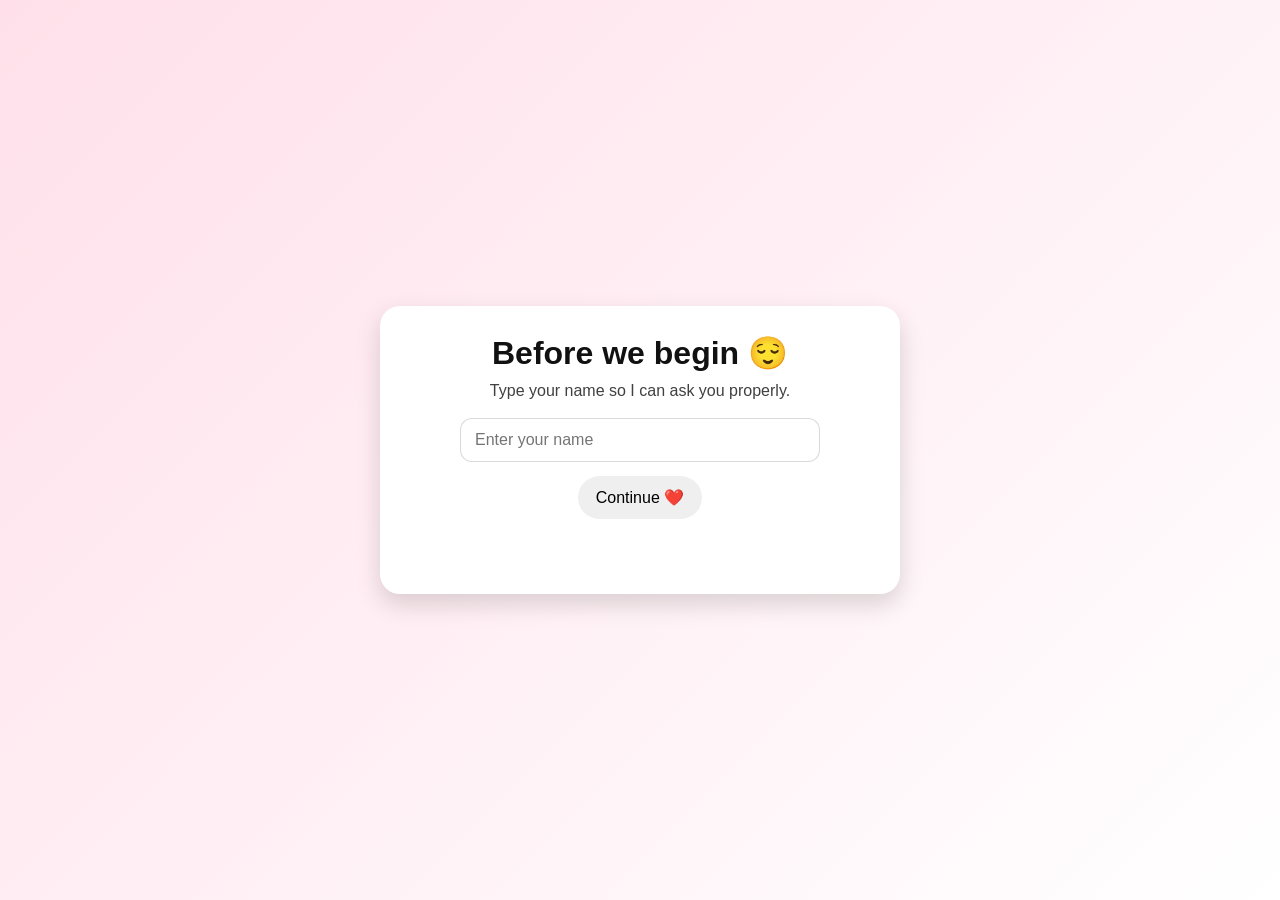
<file: index.html>
<head>
  <meta charset="UTF-8" />
  <meta name="viewport" content="width=device-width, initial-scale=1.0" />
  <title>One quick thing</title>
  <link rel="stylesheet" href="style.css" />
</head>
<body>
  <div class="card">
    <h1>Before we begin 😌</h1>
    <p class="sub">Type your name so I can ask you properly.</p>

    <input id="nameInput" class="nameInput" type="text" placeholder="Enter your name" autocomplete="name" />

    <div class="buttons">
      <button id="continueBtn">Continue ❤️</button>
    </div>

    <p class="hint" id="nameHint"></p>
  </div>

  <script>
    const continueBtn = document.getElementById("continueBtn");
    const nameInput = document.getElementById("nameInput");
    const nameHint = document.getElementById("nameHint");

    function goNext() {
      const name = (nameInput.value || "").trim();

      if (!name) {
        nameHint.textContent = "Please enter your name 😭";
        nameInput.focus();
        return;
      }

      localStorage.setItem("valentineName", name);
      window.location.href = "Valentine.html";
    }

    continueBtn.addEventListener("click", goNext);

    nameInput.addEventListener("keydown", (e) => {
      if (e.key === "Enter") goNext();
    });
  </script>
</body>
</html>
</file>
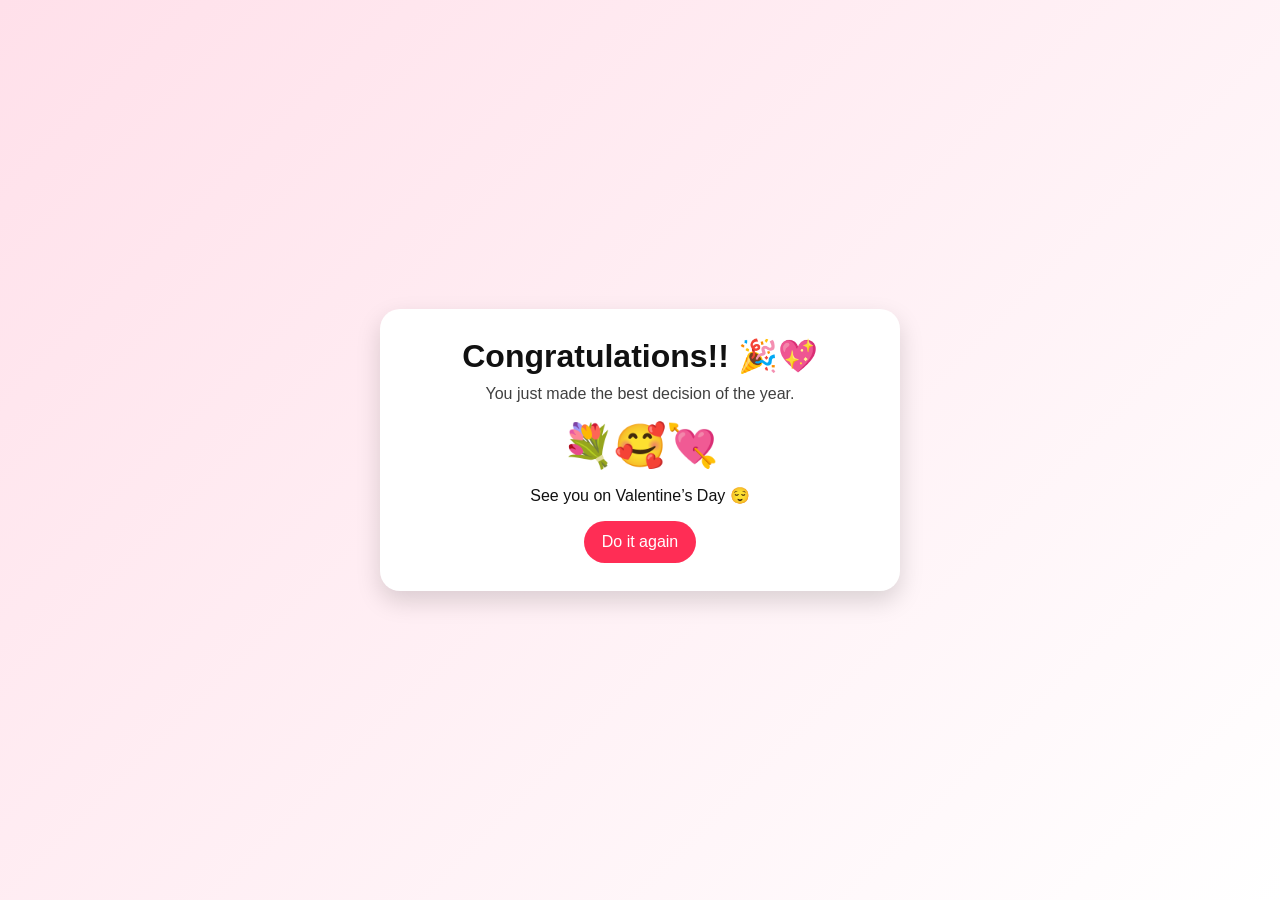
<file: congrats.html>
<!DOCTYPE html>
<html lang="en">
<head>
  <meta charset="UTF-8" />
  <meta name="viewport" content="width=device-width, initial-scale=1.0" />
  <title>Congratulations</title>
  <link rel="stylesheet" href="style.css" />
</head>
<body>

  <div class="card">
    <h1 id="congratsTitle">Congratulations!! 🎉💖</h1>
    <p class="sub" id="congratsSub">You just made the best decision of the year.</p>

    <div class="big">
      <div class="emoji">💐🥰💘</div>
      <p>See you on Valentine’s Day 😌</p>
    </div>

    <div class="buttons">
      <a class="linkBtn" href="index.html">Do it again</a>
    </div>
  </div>

  <script>
    const name = localStorage.getItem("valentineName");
    const safeName = name ? name.trim() : "";

    if (safeName) {
      document.getElementById("congratsTitle").textContent =
        "Congratulations, " + safeName + "!! 🎉💖";
    }

    // small falling hearts
    for (let i = 0; i < 18; i++) {
      const h = document.createElement("div");
      h.textContent = "💗";
      h.style.position = "fixed";
      h.style.left = (Math.random() * 100) + "vw";
      h.style.top = "-20px";
      h.style.fontSize = (16 + Math.random() * 22) + "px";
      h.style.transition = "top 1.6s ease, opacity 1.6s ease, transform 1.6s ease";
      h.style.pointerEvents = "none";
      document.body.appendChild(h);

      requestAnimationFrame(() => {
        h.style.top = (70 + Math.random() * 30) + "vh";
        h.style.opacity = "0";
        h.style.transform = "rotate(" + (Math.random() * 360) + "deg)";
      });

      setTimeout(() => h.remove(), 1700);
    }
  </script>

</body>
</html>
</file>
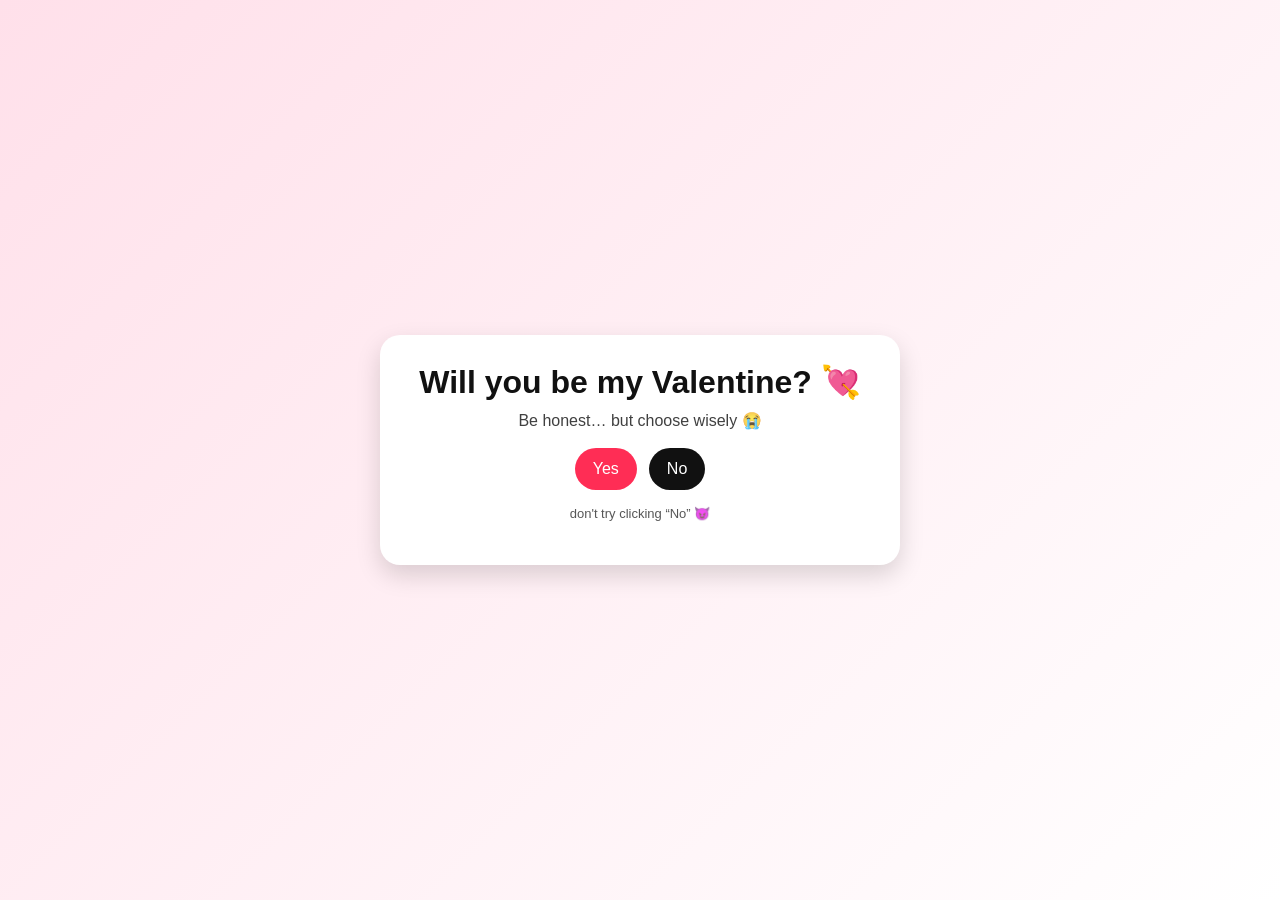
<file: Valentine.html>
<!DOCTYPE html>
<html lang="en">
<head>
  <meta charset="UTF-8" />
  <meta name="viewport" content="width=device-width, initial-scale=1.0" />
  <title>Be My Valentine?</title>
  <link rel="stylesheet" href="style.css" />
</head>
<body>
  <div class="card">
    <h1 id="questionText">Will you be my Valentine? 💘</h1>
    <p class="sub">Be honest… but choose wisely 😭</p>

    <div class="buttons">
      <button id="yesBtn">Yes</button>
      <button id="noBtn">No</button>
    </div>

    <p class="hint" id="hintText"> don't try clicking  “No” 😈</p>
  </div>

  <script>
    const name = localStorage.getItem("valentineName");
    const safeName = name ? name.trim() : "";
    const questionText = document.getElementById("questionText");

    if (safeName) {
      questionText.textContent = "Will you be my Valentine, " + safeName + "? 💘";
    }
  </script>

  <script src="script.js"></script>
</body>
</html>
</file>
<file: style.css>
/* style.css */
:root {
  --bg1: #ffe0ea;
  --bg2: #ffffff;
  --card-bg: #ffffff;
  --text: #111111;
  --shadow: rgba(0, 0, 0, 0.15);
  --yes: #ff2d55;
  --no: #111111;
  --ring: rgba(255, 45, 85, 0.15);
}

* {
  box-sizing: border-box;
}

body {
  margin: 0;
  min-height: 100vh;
  display: grid;
  place-items: center;
  font-family: Arial, sans-serif;
  color: var(--text);
  background: linear-gradient(135deg, var(--bg1), var(--bg2));
}

.card {
  width: min(520px, 92vw);
  background: var(--card-bg);
  padding: 28px 22px;
  border-radius: 20px;
  text-align: center;
  box-shadow: 0 10px 25px var(--shadow);
}

h1 {
  margin: 0 0 10px;
  font-size: 32px;
}

.sub {
  margin: 0 0 18px;
  opacity: 0.8;
}

.buttons {
  margin-top: 14px;
  display: flex;
  gap: 12px;
  justify-content: center;
  flex-wrap: wrap;
}

button {
  padding: 12px 18px;
  font-size: 16px;
  border-radius: 999px;
  border: none;
  cursor: pointer;
  transition: transform 0.15s ease, box-shadow 0.15s ease;
}

button:hover {
  transform: translateY(-2px);
  box-shadow: 0 6px 15px rgba(0, 0, 0, 0.15);
}

#yesBtn {
  background: var(--yes);
  color: #ffffff;
}

#noBtn {
  background: var(--no);
  color: #ffffff;
  transition: left 0.2s ease, top 0.2s ease, transform 0.15s ease, box-shadow 0.15s ease;
}

.hint {
  margin-top: 16px;
  font-size: 13px;
  opacity: 0.7;
  min-height: 18px;
}

.nameInput {
  width: min(360px, 86vw);
  padding: 12px 14px;
  border-radius: 12px;
  border: 1px solid rgba(0, 0, 0, 0.15);
  font-size: 16px;
  outline: none;
}

.nameInput:focus {
  border-color: var(--yes);
  box-shadow: 0 0 0 3px var(--ring);
}

.linkBtn {
  display: inline-block;
  padding: 12px 18px;
  border-radius: 999px;
  background: var(--yes);
  color: #ffffff;
  text-decoration: none;
}

.big {
  margin-top: 10px;
}

.emoji {
  font-size: 42px;
  margin: 10px 0;
}

@media (max-width: 480px) {
  h1 {
    font-size: 26px;
  }

  .card {
    padding: 24px 18px;
  }
}
</file>
